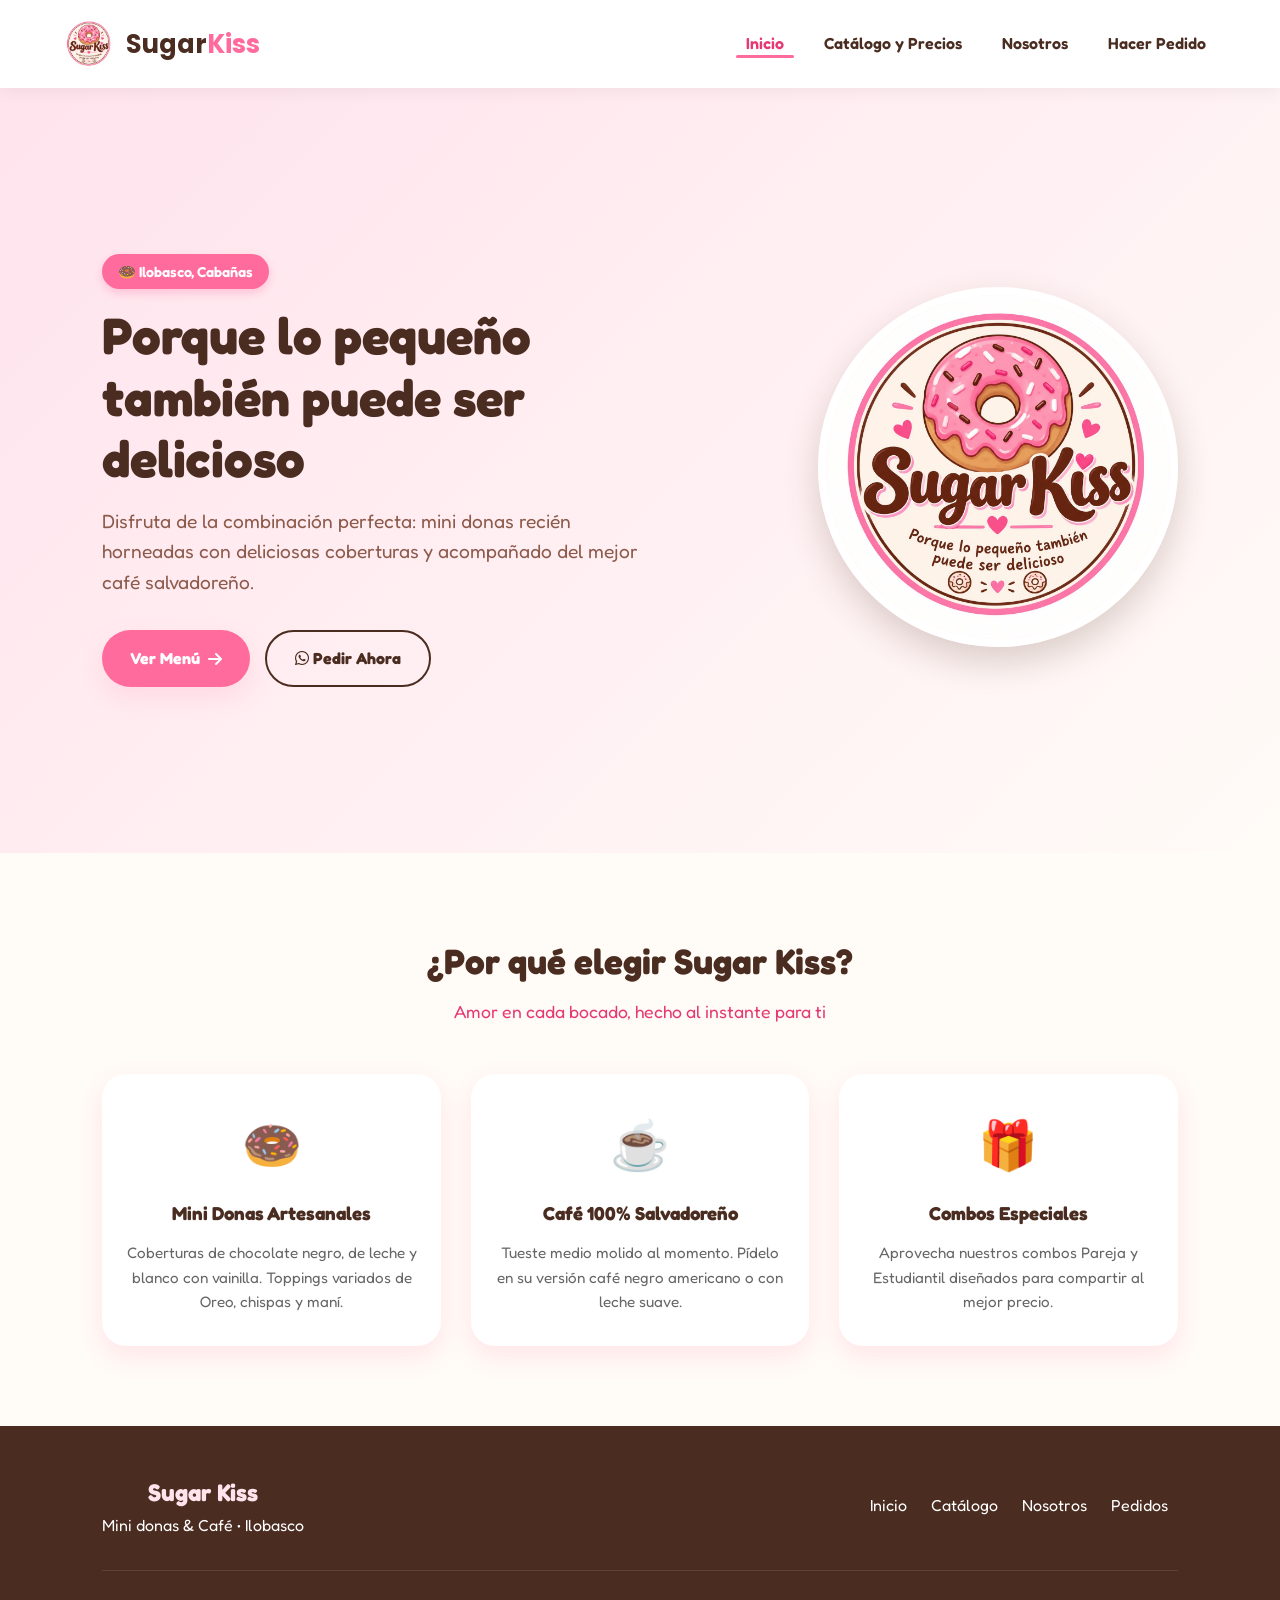
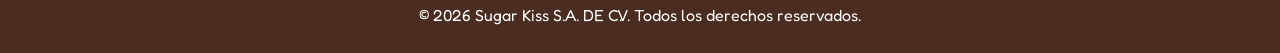
<file: index.html>
<!DOCTYPE html>
<html lang="es">
<head>
  <meta charset="UTF-8">
  <meta name="viewport" content="width=device-width, initial-scale=1.0">
  <title>Sugar Kiss - Mini Donas & Café Artesanal en Ilobasco</title>
  <!-- Tipografía Google Fonts para diseño dulce e imponente -->
  <link href="https://fonts.googleapis.com/css2?family=Fredoka:wght@400;600;700&family=Poppins:wght@600;700&display=swap" rel="stylesheet">
  <!-- Íconos de FontAwesome -->
  <link rel="stylesheet" href="https://cdnjs.cloudflare.com/ajax/libs/font-awesome/6.4.0/css/all.min.css">
  <link rel="stylesheet" href="estilos.css">
</head>
<body>

  <!-- NAVEGACIÓN -->
  <nav class="navbar">
    <div class="logo-container">
      <img src="logo.jpeg" alt="Sugar Kiss Logo" class="logo-img">
      <div class="logo-texto">Sugar<span>Kiss</span></div>
    </div>
    <ul class="nav-links">
      <li><a href="index.html" class="active">Inicio</a></li>
      <li><a href="catalogo.html">Catálogo y Precios</a></li>
      <li><a href="nosotros.html">Nosotros</a></li>
      <li><a href="pedidos.html">Hacer Pedido</a></li>
    </ul>
  </nav>

  <!-- HERO SECTION CON EFECTOS FLOTANTES -->
  <header class="hero">
    <div class="hero-content">
      <span class="badge">🍩 Ilobasco, Cabañas</span>
      <h1>Porque lo pequeño también puede ser delicioso</h1>
      <p>Disfruta de la combinación perfecta: mini donas recién horneadas con deliciosas coberturas y acompañado del mejor café salvadoreño.</p>
      <div class="btn-group">
        <a href="catalogo.html" class="btn-primary">Ver Menú <i class="fa-solid fa-arrow-right"></i></a>
        <a href="pedidos.html" class="btn-secondary"><i class="fa-brands fa-whatsapp"></i> Pedir Ahora</a>
      </div>
    </div>
    <div class="hero-image">
      <img src="logo.jpeg" alt="Sugar Kiss Logo Ilustración" class="img-principal">
    </div>
  </header>

  <!-- SECCIÓN DESTACADOS -->
  <section class="destacados">
    <h2 class="titulo-seccion">¿Por qué elegir Sugar Kiss?</h2>
    <p class="subtitulo">Amor en cada bocado, hecho al instante para ti</p>

    <div class="grid-destacados">
      <div class="tarjeta-destacada">
        <div class="icono-tarjeta">🍩</div>
        <h3>Mini Donas Artesanales</h3>
        <p>Coberturas de chocolate negro, de leche y blanco con vainilla. Toppings variados de Oreo, chispas y maní.</p>
      </div>

      <div class="tarjeta-destacada">
        <div class="icono-tarjeta">☕</div>
        <h3>Café 100% Salvadoreño</h3>
        <p>Tueste medio molido al momento. Pídelo en su versión café negro americano o con leche suave.</p>
      </div>

      <div class="tarjeta-destacada">
        <div class="icono-tarjeta">🎁</div>
        <h3>Combos Especiales</h3>
        <p>Aprovecha nuestros combos Pareja y Estudiantil diseñados para compartir al mejor precio.</p>
      </div>
    </div>
  </section>

  <!-- FOOTER -->
  <footer>
    <div class="footer-content">
      <div class="footer-logo">
        <h2>Sugar Kiss</h2>
        <p>Mini donas & Café • Ilobasco</p>
      </div>
      <div class="footer-links">
        <a href="index.html">Inicio</a>
        <a href="catalogo.html">Catálogo</a>
        <a href="nosotros.html">Nosotros</a>
        <a href="pedidos.html">Pedidos</a>
      </div>
    </div>
    <p>&copy; 2026 Sugar Kiss S.A. DE C.V. Todos los derechos reservados.</p>
  </footer>

</body>
</html>
</file>
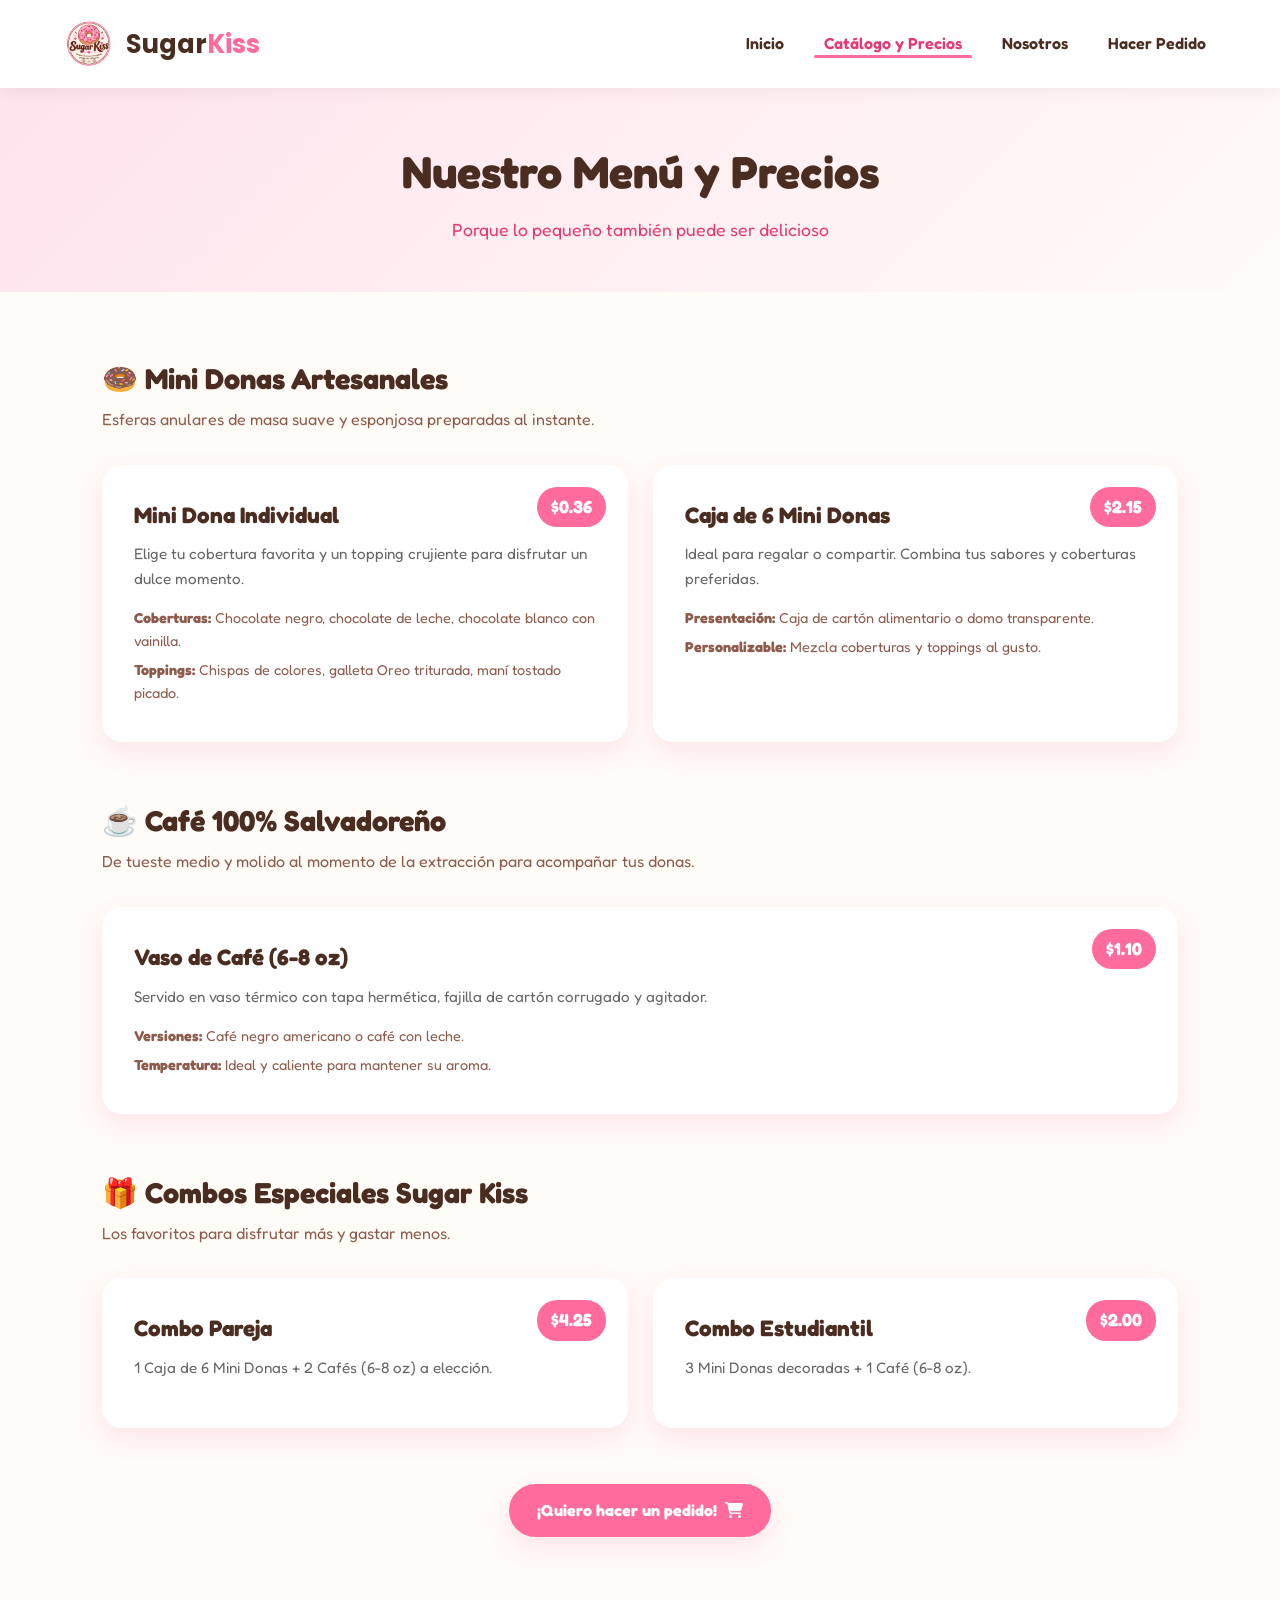
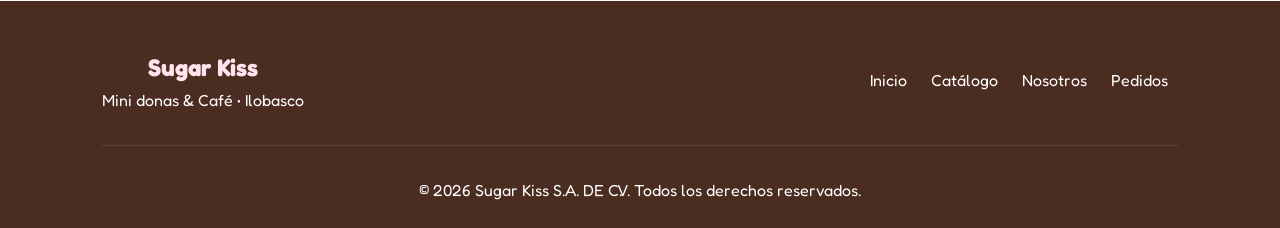
<file: catalogo.html>
<!DOCTYPE html>
<html lang="es">
<head>
  <meta charset="UTF-8">
  <meta name="viewport" content="width=device-width, initial-scale=1.0">
  <title>Catálogo y Precios - Sugar Kiss</title>
  <link href="https://fonts.googleapis.com/css2?family=Fredoka:wght@400;600;700&family=Poppins:wght@600;700&display=swap" rel="stylesheet">
  <link rel="stylesheet" href="https://cdnjs.cloudflare.com/ajax/libs/font-awesome/6.4.0/css/all.min.css">
  <link rel="stylesheet" href="estilos.css">
</head>
<body>

  <!-- NAVEGACIÓN -->
  <nav class="navbar">
    <div class="logo-container">
      <img src="logo.jpeg" alt="Sugar Kiss Logo" class="logo-img">
      <div class="logo-texto">Sugar<span>Kiss</span></div>
    </div>
    <ul class="nav-links">
      <li><a href="index.html">Inicio</a></li>
      <li><a href="catalogo.html" class="active">Catálogo y Precios</a></li>
      <li><a href="nosotros.html">Nosotros</a></li>
      <li><a href="pedidos.html">Hacer Pedido</a></li>
    </ul>
  </nav>

  <!-- CABECERA DE CATALOGO -->
  <header class="header-interno">
    <h1>Nuestro Menú y Precios</h1>
    <p>Porque lo pequeño también puede ser delicioso</p>
  </header>

  <!-- SECCIÓN DE PRODUCTOS -->
  <main class="seccion-catalogo">

    <!-- MINI DONAS -->
    <section class="categoria">
      <h2>🍩 Mini Donas Artesanales</h2>
      <p class="desc-categoria">Esferas anulares de masa suave y esponjosa preparadas al instante.</p>
      
      <div class="grid-productos">
        <div class="tarjeta-producto">
          <div class="tag-precio">$0.36</div>
          <h3>Mini Dona Individual</h3>
          <p>Elige tu cobertura favorita y un topping crujiente para disfrutar un dulce momento.</p>
          <ul class="detalles-lista">
            <li><strong>Coberturas:</strong> Chocolate negro, chocolate de leche, chocolate blanco con vainilla.</li>
            <li><strong>Toppings:</strong> Chispas de colores, galleta Oreo triturada, maní tostado picado.</li>
          </ul>
        </div>

        <div class="tarjeta-producto destacada-card">
          <div class="tag-precio">$2.15</div>
          <h3>Caja de 6 Mini Donas</h3>
          <p>Ideal para regalar o compartir. Combina tus sabores y coberturas preferidas.</p>
          <ul class="detalles-lista">
            <li><strong>Presentación:</strong> Caja de cartón alimentario o domo transparente.</li>
            <li><strong>Personalizable:</strong> Mezcla coberturas y toppings al gusto.</li>
          </ul>
        </div>
      </div>
    </section>

    <!-- CAFÉ SALVADOREÑO -->
    <section class="categoria">
      <h2>☕ Café 100% Salvadoreño</h2>
      <p class="desc-categoria">De tueste medio y molido al momento de la extracción para acompañar tus donas.</p>
      
      <div class="grid-productos">
        <div class="tarjeta-producto">
          <div class="tag-precio">$1.10</div>
          <h3>Vaso de Café (6-8 oz)</h3>
          <p>Servido en vaso térmico con tapa hermética, fajilla de cartón corrugado y agitador.</p>
          <ul class="detalles-lista">
            <li><strong>Versiones:</strong> Café negro americano o café con leche.</li>
            <li><strong>Temperatura:</strong> Ideal y caliente para mantener su aroma.</li>
          </ul>
        </div>
      </div>
    </section>

    <!-- COMBOS ESPECIALES -->
    <section class="categoria">
      <h2>🎁 Combos Especiales Sugar Kiss</h2>
      <p class="desc-categoria">Los favoritos para disfrutar más y gastar menos.</p>
      
      <div class="grid-productos">
        <div class="tarjeta-producto combo-card">
          <div class="tag-precio">$4.25</div>
          <h3>Combo Pareja</h3>
          <p>1 Caja de 6 Mini Donas + 2 Cafés (6-8 oz) a elección.</p>
        </div>

        <div class="tarjeta-producto combo-card">
          <div class="tag-precio">$2.00</div>
          <h3>Combo Estudiantil</h3>
          <p>3 Mini Donas decoradas + 1 Café (6-8 oz).</p>
        </div>
      </div>
    </section>

    <div class="centrar-btn">
      <a href="pedidos.html" class="btn-primary">¡Quiero hacer un pedido! <i class="fa-solid fa-cart-shopping"></i></a>
    </div>

  </main>

  <!-- FOOTER -->
  <footer>
    <div class="footer-content">
      <div class="footer-logo">
        <h2>Sugar Kiss</h2>
        <p>Mini donas & Café • Ilobasco</p>
      </div>
      <div class="footer-links">
        <a href="index.html">Inicio</a>
        <a href="catalogo.html">Catálogo</a>
        <a href="nosotros.html">Nosotros</a>
        <a href="pedidos.html">Pedidos</a>
      </div>
    </div>
    <p>&copy; 2026 Sugar Kiss S.A. DE C.V. Todos los derechos reservados.</p>
  </footer>

</body>
</html>
</file>
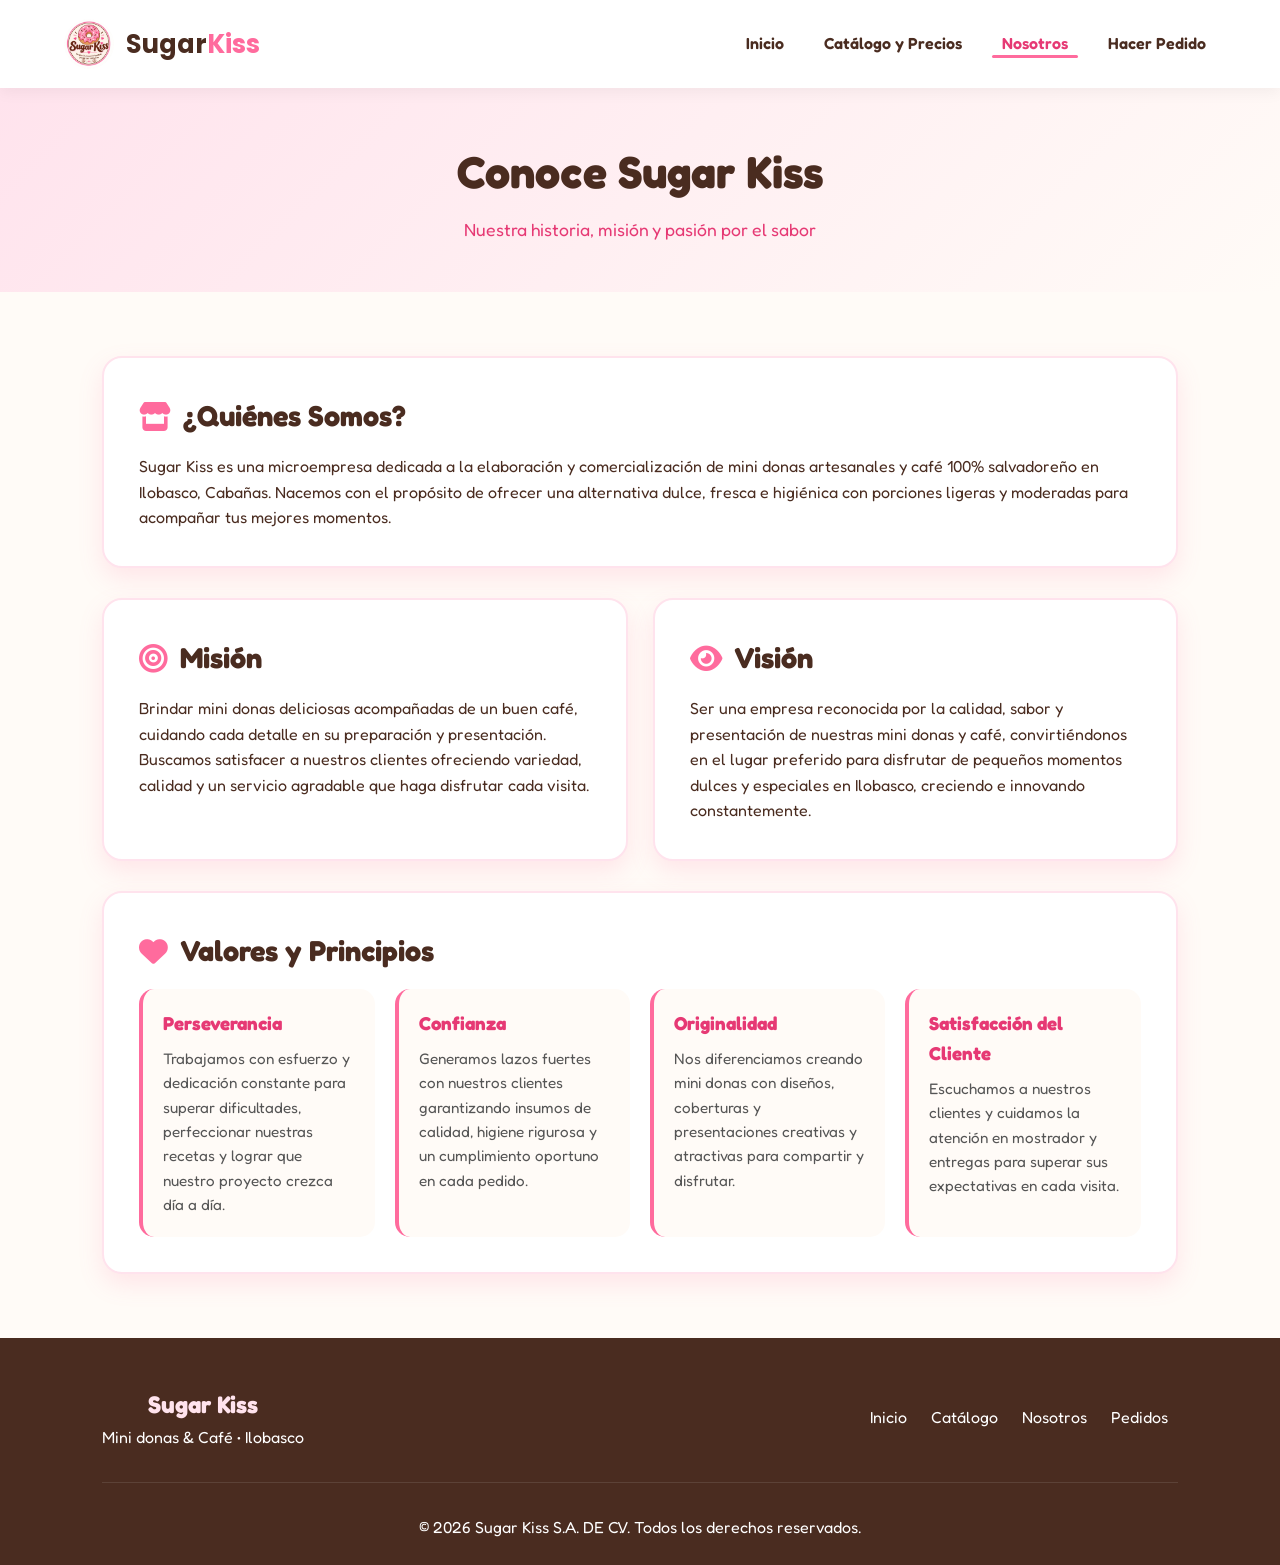
<file: nosotros.html>
<!DOCTYPE html>
<html lang="es">
<head>
  <meta charset="UTF-8">
  <meta name="viewport" content="width=device-width, initial-scale=1.0">
  <title>Sobre Nosotros - Sugar Kiss</title>
  <link href="https://fonts.googleapis.com/css2?family=Fredoka:wght@400;600;700&family=Poppins:wght@600;700&display=swap" rel="stylesheet">
  <link rel="stylesheet" href="https://cdnjs.cloudflare.com/ajax/libs/font-awesome/6.4.0/css/all.min.css">
  <link rel="stylesheet" href="estilos.css">
</head>
<body>

  <!-- NAVEGACIÓN -->
  <nav class="navbar">
    <div class="logo-container">
      <img src="logo.jpeg" alt="Sugar Kiss Logo" class="logo-img">
      <div class="logo-texto">Sugar<span>Kiss</span></div>
    </div>
    <ul class="nav-links">
      <li><a href="index.html">Inicio</a></li>
      <li><a href="catalogo.html">Catálogo y Precios</a></li>
      <li><a href="nosotros.html" class="active">Nosotros</a></li>
      <li><a href="pedidos.html">Hacer Pedido</a></li>
    </ul>
  </nav>

  <!-- CABECERA -->
  <header class="header-interno">
    <h1>Conoce Sugar Kiss</h1>
    <p>Nuestra historia, misión y pasión por el sabor</p>
  </header>

  <main class="seccion-nosotros">

    <!-- SOBRE LA EMPRESA -->
    <section class="tarjeta-nosotros">
      <h2><i class="fa-solid fa-store"></i> ¿Quiénes Somos?</h2>
      <p>
        Sugar Kiss es una microempresa dedicada a la elaboración y comercialización de mini donas artesanales y café 100% salvadoreño en Ilobasco, Cabañas. Nacemos con el propósito de ofrecer una alternativa dulce, fresca e higiénica con porciones ligeras y moderadas para acompañar tus mejores momentos.
      </p>
    </section>

    <!-- MISIÓN Y VISIÓN -->
    <div class="grid-mision-vision">
      <div class="tarjeta-nosotros mv-card">
        <h2><i class="fa-solid fa-bullseye"></i> Misión</h2>
        <p>
          Brindar mini donas deliciosas acompañadas de un buen café, cuidando cada detalle en su preparación y presentación. Buscamos satisfacer a nuestros clientes ofreciendo variedad, calidad y un servicio agradable que haga disfrutar cada visita.
        </p>
      </div>

      <div class="tarjeta-nosotros mv-card">
        <h2><i class="fa-solid fa-eye"></i> Visión</h2>
        <p>
          Ser una empresa reconocida por la calidad, sabor y presentación de nuestras mini donas y café, convirtiéndonos en el lugar preferido para disfrutar de pequeños momentos dulces y especiales en Ilobasco, creciendo e innovando constantemente.
        </p>
      </div>
    </div>

    <!-- VALORES Y PRINCIPIOS -->
    <section class="tarjeta-nosotros">
      <h2><i class="fa-solid fa-heart"></i> Valores y Principios</h2>
      <div class="grid-valores">
        <div class="item-valor">
          <h3>Perseverancia</h3>
          <p>Trabajamos con esfuerzo y dedicación constante para superar dificultades, perfeccionar nuestras recetas y lograr que nuestro proyecto crezca día a día.</p>
        </div>
        <div class="item-valor">
          <h3>Confianza</h3>
          <p>Generamos lazos fuertes con nuestros clientes garantizando insumos de calidad, higiene rigurosa y un cumplimiento oportuno en cada pedido.</p>
        </div>
        <div class="item-valor">
          <h3>Originalidad</h3>
          <p>Nos diferenciamos creando mini donas con diseños, coberturas y presentaciones creativas y atractivas para compartir y disfrutar.</p>
        </div>
        <div class="item-valor">
          <h3>Satisfacción del Cliente</h3>
          <p>Escuchamos a nuestros clientes y cuidamos la atención en mostrador y entregas para superar sus expectativas en cada visita.</p>
        </div>
      </div>
    </section>

  </main>

  <!-- FOOTER -->
  <footer>
    <div class="footer-content">
      <div class="footer-logo">
        <h2>Sugar Kiss</h2>
        <p>Mini donas & Café • Ilobasco</p>
      </div>
      <div class="footer-links">
        <a href="index.html">Inicio</a>
        <a href="catalogo.html">Catálogo</a>
        <a href="nosotros.html">Nosotros</a>
        <a href="pedidos.html">Pedidos</a>
      </div>
    </div>
    <p>&copy; 2026 Sugar Kiss S.A. DE C.V. Todos los derechos reservados.</p>
  </footer>

</body>
</html>
</file>
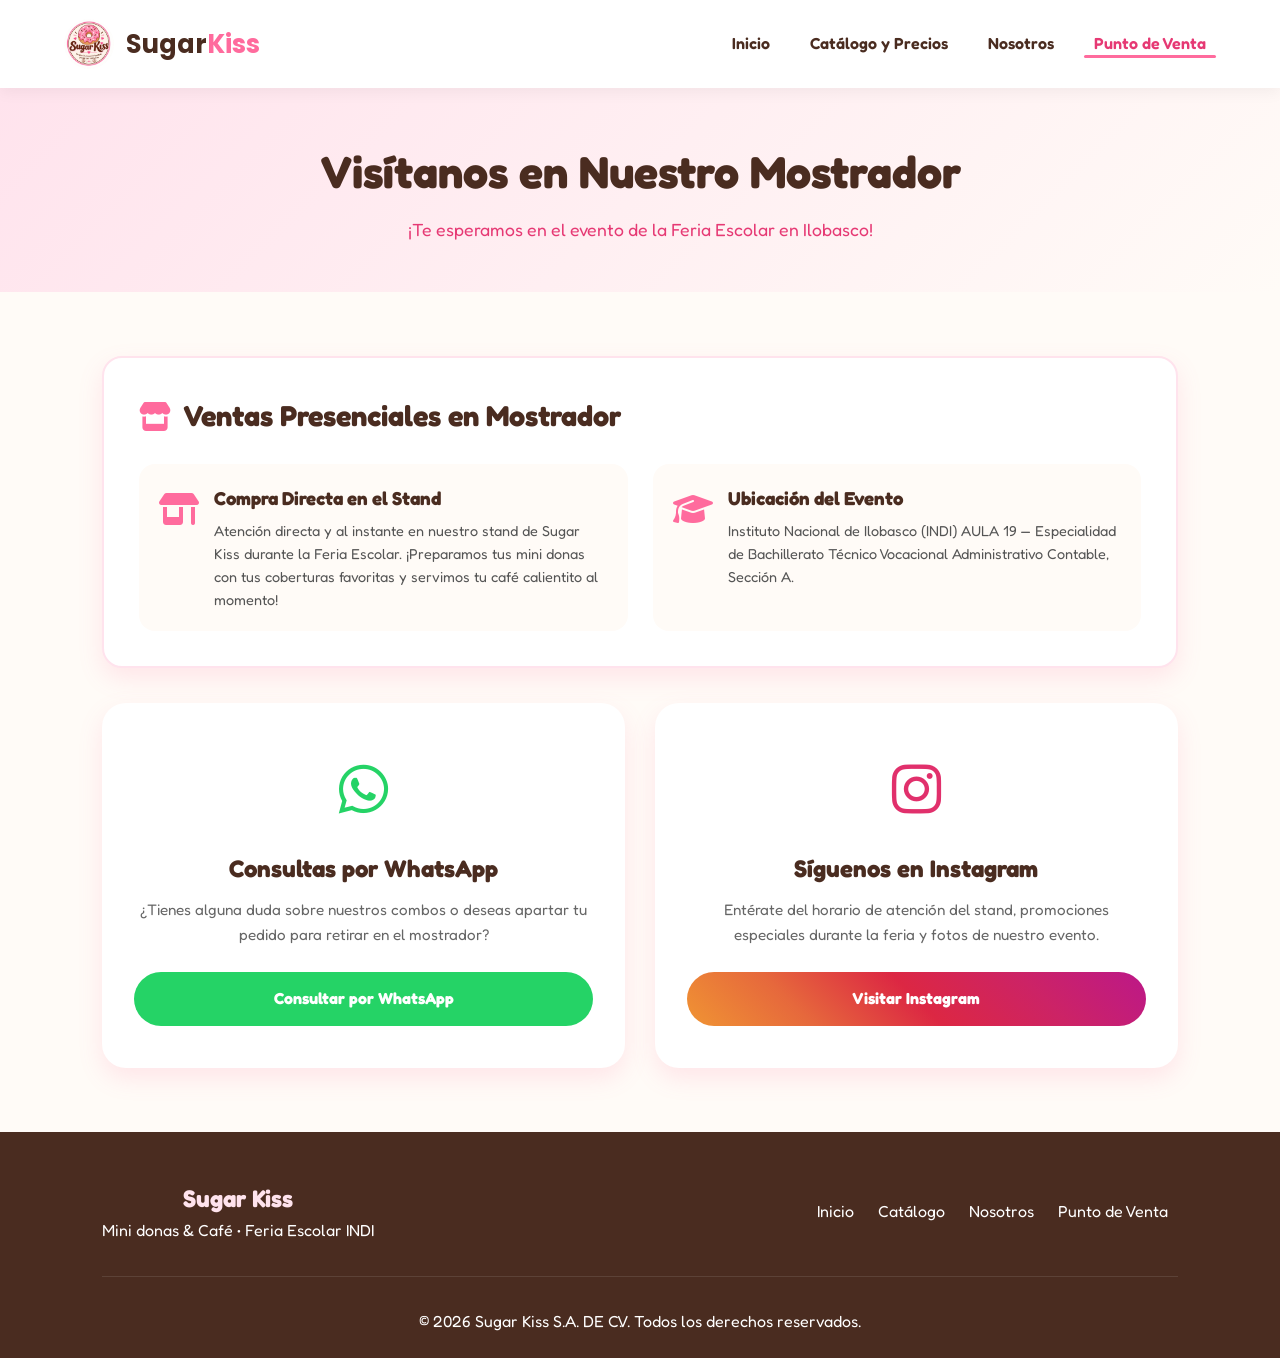
<file: pedidos.html>
<!DOCTYPE html>
<html lang="es">
<head>
  <meta charset="UTF-8">
  <meta name="viewport" content="width=device-width, initial-scale=1.0">
  <title>Pedidos y Punto de Venta - Sugar Kiss</title>
  <link href="https://fonts.googleapis.com/css2?family=Fredoka:wght@400;600;700&family=Poppins:wght@600;700&display=swap" rel="stylesheet">
  <link rel="stylesheet" href="https://cdnjs.cloudflare.com/ajax/libs/font-awesome/6.4.0/css/all.min.css">
  <link rel="stylesheet" href="estilos.css">
</head>
<body>

  <!-- NAVEGACIÓN -->
  <nav class="navbar">
    <div class="logo-container">
      <img src="logo.jpeg" alt="Sugar Kiss Logo" class="logo-img">
      <div class="logo-texto">Sugar<span>Kiss</span></div>
    </div>
    <ul class="nav-links">
      <li><a href="index.html">Inicio</a></li>
      <li><a href="catalogo.html">Catálogo y Precios</a></li>
      <li><a href="nosotros.html">Nosotros</a></li>
      <li><a href="pedidos.html" class="active">Punto de Venta</a></li>
    </ul>
  </nav>

  <!-- CABECERA -->
  <header class="header-interno">
    <h1>Visítanos en Nuestro Mostrador</h1>
    <p>¡Te esperamos en el evento de la Feria Escolar en Ilobasco!</p>
  </header>

  <main class="seccion-pedidos">

    <!-- ATENCIÓN EN MOSTRADOR -->
    <section class="tarjeta-modalidades">
      <h2><i class="fa-solid fa-store"></i> Ventas Presenciales en Mostrador</h2>
      
      <div class="grid-entregas">
        <div class="item-entrega">
          <div class="icono-entrega"><i class="fa-solid fa-shop"></i></div>
          <div>
            <h3>Compra Directa en el Stand</h3>
            <p>Atención directa y al instante en nuestro stand de Sugar Kiss durante la Feria Escolar. ¡Preparamos tus mini donas con tus coberturas favoritas y servimos tu café calientito al momento!</p>
          </div>
        </div>

        <div class="item-entrega">
          <div class="icono-entrega"><i class="fa-solid fa-graduation-cap"></i></div>
          <div>
            <h3>Ubicación del Evento</h3>
            <p>Instituto Nacional de Ilobasco (INDI) AULA 19 — Especialidad de Bachillerato Técnico Vocacional Administrativo Contable, Sección A.</p>
          </div>
        </div>
      </div>
    </section>

    <!-- CONSULTAS Y RESERVAS PREVIAS -->
    <section class="grid-canales">
      
      <!-- CANAL WHATSAPP -->
      <div class="tarjeta-canal whatsapp-card">
        <div class="icono-canal"><i class="fa-brands fa-whatsapp"></i></div>
        <h3>Consultas por WhatsApp</h3>
        <p>¿Tienes alguna duda sobre nuestros combos o deseas apartar tu pedido para retirar en el mostrador?</p>
        <a href="https://wa.me/50374159301?text=¡Hola!%20Quiero%20consultar%20sobre%20los%20pedidos%20en%20el%20stand%20de%20Sugar%20Kiss%20🍩☕" target="_blank" class="btn-canal btn-wa">
          Consultar por WhatsApp
        </a>
      </div>

      <!-- CANAL INSTAGRAM -->
      <div class="tarjeta-canal instagram-card">
        <div class="icono-canal"><i class="fa-brands fa-instagram"></i></div>
        <h3>Síguenos en Instagram</h3>
        <p>Entérate del horario de atención del stand, promociones especiales durante la feria y fotos de nuestro evento.</p>
        <a href="https://www.instagram.com/sugarkiss.sv" target="_blank" class="btn-canal btn-ig">
          Visitar Instagram
        </a>
      </div>

    </section>

  </main>

  <!-- FOOTER -->
  <footer>
    <div class="footer-content">
      <div class="footer-logo">
        <h2>Sugar Kiss</h2>
        <p>Mini donas & Café • Feria Escolar INDI</p>
      </div>
      <div class="footer-links">
        <a href="index.html">Inicio</a>
        <a href="catalogo.html">Catálogo</a>
        <a href="nosotros.html">Nosotros</a>
        <a href="pedidos.html">Punto de Venta</a>
      </div>
    </div>
    <p>&copy; 2026 Sugar Kiss S.A. DE C.V. Todos los derechos reservados.</p>
  </footer>

</body>
</html>
</file>
<file: estilos.css>
/* ==========================================
   SUGAR KISS - ESTILOS COMPLETOS & COMPATIBLES
   ========================================== */

:root {
  --rosa-principal: #ff6b9d;
  --rosa-pastel: #ffe3ed;
  --rosa-fuerte: #e63974;
  --cafe-chocolate: #4a2c20;
  --cafe-claro: #8d5b4c;
  --crema-fondo: #fffbf7;
  --blanco: #ffffff;
  --sombra-suave: 0 10px 25px rgba(255, 107, 157, 0.15);
  --sombra-fuerte: 0 15px 35px rgba(74, 44, 32, 0.2);
  --fuente-titulo: 'Poppins', sans-serif;
  --fuente-cuerpo: 'Fredoka', sans-serif;
}

* {
  margin: 0;
  padding: 0;
  box-sizing: border-box;
}

body {
  font-family: var(--fuente-cuerpo);
  background-color: var(--crema-fondo);
  color: var(--cafe-chocolate);
  line-height: 1.6;
  overflow-x: hidden;
}

/* --- NAVEGACIÓN --- */
.navbar {
  display: flex;
  justify-content: space-between;
  align-items: center;
  padding: 1.2rem 5%;
  background: rgba(255, 255, 255, 0.95);
  backdrop-filter: blur(10px);
  position: sticky;
  top: 0;
  z-index: 1000;
  box-shadow: 0 4px 15px rgba(0,0,0,0.05);
}

.logo-container {
  display: flex;
  align-items: center;
  gap: 12px;
}

.logo-img {
  width: 50px;
  height: 50px;
  border-radius: 50%;
  animation: flotar 3s ease-in-out infinite;
  object-fit: cover;
}

.logo-texto {
  font-family: var(--fuente-titulo);
  font-size: 1.6rem;
  font-weight: 700;
  color: var(--cafe-chocolate);
}

.logo-texto span {
  color: var(--rosa-principal);
}

.nav-links {
  display: flex;
  list-style: none;
  gap: 20px;
}

.nav-links a {
  text-decoration: none;
  color: var(--cafe-chocolate);
  font-weight: 600;
  transition: all 0.3s ease;
  position: relative;
  padding: 5px 10px;
}

.nav-links a.active, .nav-links a:hover {
  color: var(--rosa-fuerte);
}

.nav-links a::after {
  content: '';
  position: absolute;
  width: 0%;
  height: 3px;
  bottom: 0;
  left: 0;
  background-color: var(--rosa-principal);
  transition: width 0.3s ease;
  border-radius: 2px;
}

.nav-links a:hover::after, .nav-links a.active::after {
  width: 100%;
}

/* --- HERO SECTION / BANNER --- */
.hero {
  display: flex;
  align-items: center;
  justify-content: space-between;
  padding: 4rem 8%;
  min-height: 85vh;
  background: linear-gradient(135deg, var(--rosa-pastel) 0%, var(--crema-fondo) 100%);
  position: relative;
}

.hero-content {
  max-width: 550px;
  animation: deslizarIzquierda 1.2s ease-out;
}

.badge {
  background-color: var(--rosa-principal);
  color: var(--blanco);
  padding: 6px 16px;
  border-radius: 20px;
  font-size: 0.9rem;
  font-weight: 600;
  display: inline-block;
  margin-bottom: 1rem;
  box-shadow: 0 4px 10px rgba(255, 107, 157, 0.3);
}

.hero-content h1 {
  font-size: 3.2rem;
  color: var(--cafe-chocolate);
  line-height: 1.2;
  margin-bottom: 1rem;
}

.hero-content p {
  font-size: 1.2rem;
  color: var(--cafe-claro);
  margin-bottom: 2rem;
}

.btn-group {
  display: flex;
  gap: 15px;
}

.btn-primary {
  background-color: var(--rosa-principal);
  color: var(--blanco);
  padding: 14px 28px;
  border-radius: 30px;
  text-decoration: none;
  font-weight: 700;
  transition: all 0.3s ease;
  box-shadow: var(--sombra-suave);
  display: inline-flex;
  align-items: center;
  gap: 8px;
}

.btn-primary:hover {
  background-color: var(--rosa-fuerte);
  transform: translateY(-5px) scale(1.03);
  box-shadow: 0 12px 25px rgba(230, 57, 116, 0.3);
}

.btn-secondary {
  border: 2px solid var(--cafe-chocolate);
  color: var(--cafe-chocolate);
  padding: 14px 28px;
  border-radius: 30px;
  text-decoration: none;
  font-weight: 700;
  transition: all 0.3s ease;
}

.btn-secondary:hover {
  background-color: var(--cafe-chocolate);
  color: var(--blanco);
  transform: translateY(-5px);
}

.hero-image {
  position: relative;
  animation: deslizarDerecha 1.2s ease-out;
}

.img-principal {
  width: 360px;
  height: 360px;
  border-radius: 50%;
  border: 8px solid var(--blanco);
  box-shadow: var(--sombra-fuerte);
  object-fit: cover;
  animation: flotar 4s ease-in-out infinite;
}

/* --- DESTACADOS (INDEX) --- */
.destacados {
  padding: 5rem 8%;
  text-align: center;
}

.titulo-seccion {
  font-size: 2.2rem;
  color: var(--cafe-chocolate);
  margin-bottom: 0.5rem;
}

.subtitulo {
  color: var(--rosa-fuerte);
  font-size: 1.1rem;
  margin-bottom: 3rem;
}

.grid-destacados {
  display: grid;
  grid-template-columns: repeat(auto-fit, minmax(280px, 1fr));
  gap: 30px;
}

.tarjeta-destacada {
  background: var(--blanco);
  padding: 30px 20px;
  border-radius: 24px;
  box-shadow: var(--sombra-suave);
  transition: all 0.4s ease;
  position: relative;
  border: 2px solid transparent;
}

.tarjeta-destacada:hover {
  transform: translateY(-12px);
  border-color: var(--rosa-pastel);
  box-shadow: var(--sombra-fuerte);
}

.icono-tarjeta {
  font-size: 3rem;
  margin-bottom: 1rem;
  display: inline-block;
  animation: latido 2s infinite;
}

.tarjeta-destacada h3 {
  color: var(--cafe-chocolate);
  margin-bottom: 0.8rem;
}

.tarjeta-destacada p {
  color: #666;
  font-size: 0.95rem;
}

/* --- CATÁLOGO DE PRODUCTOS --- */
.header-interno {
  text-align: center;
  padding: 3rem 5%;
  background: linear-gradient(135deg, var(--rosa-pastel) 0%, var(--crema-fondo) 100%);
}

.header-interno h1 {
  font-size: 2.8rem;
  color: var(--cafe-chocolate);
  margin-bottom: 0.5rem;
}

.header-interno p {
  color: var(--rosa-fuerte);
  font-size: 1.1rem;
}

.seccion-catalogo {
  padding: 4rem 8%;
}

.categoria {
  margin-bottom: 3.5rem;
}

.categoria h2 {
  font-size: 1.8rem;
  color: var(--cafe-chocolate);
  margin-bottom: 0.3rem;
}

.desc-categoria {
  color: var(--cafe-claro);
  margin-bottom: 2rem;
}

.grid-productos {
  display: grid;
  grid-template-columns: repeat(auto-fit, minmax(280px, 1fr));
  gap: 25px;
}

.tarjeta-producto {
  background: var(--blanco);
  padding: 30px;
  border-radius: 20px;
  box-shadow: var(--sombra-suave);
  position: relative;
  transition: all 0.3s ease;
  border: 2px solid transparent;
}

.tarjeta-producto:hover {
  transform: translateY(-8px);
  border-color: var(--rosa-principal);
  box-shadow: var(--sombra-fuerte);
}

.tag-precio {
  position: absolute;
  top: 20px;
  right: 20px;
  background-color: var(--rosa-principal);
  color: var(--blanco);
  padding: 6px 14px;
  border-radius: 20px;
  font-weight: 700;
  font-size: 1.1rem;
}

.tarjeta-producto h3 {
  color: var(--cafe-chocolate);
  margin-bottom: 10px;
  font-size: 1.4rem;
  padding-right: 60px;
}

.tarjeta-producto p {
  color: #666;
  font-size: 0.95rem;
  margin-bottom: 15px;
}

.detalles-lista {
  list-style: none;
  font-size: 0.9rem;
  color: var(--cafe-claro);
}

.detalles-lista li {
  margin-bottom: 6px;
}

.centrar-btn {
  text-align: center;
  margin-top: 3rem;
}

/* --- FOOTER --- */
footer {
  background-color: var(--cafe-chocolate);
  color: var(--blanco);
  padding: 3rem 8% 1.5rem;
  text-align: center;
}

.footer-content {
  display: flex;
  flex-wrap: wrap;
  justify-content: space-between;
  align-items: center;
  gap: 20px;
  margin-bottom: 2rem;
  border-bottom: 1px solid rgba(255,255,255,0.1);
  padding-bottom: 2rem;
}

.footer-logo h2 {
  color: var(--rosa-pastel);
}

.footer-links a {
  color: var(--blanco);
  margin: 0 10px;
  text-decoration: none;
  transition: color 0.3s;
}

.footer-links a:hover {
  color: var(--rosa-principal);
}

/* --- ANIMACIONES KEYFRAMES --- */
@keyframes flotar {
  0%, 100% { transform: translateY(0px); }
  50% { transform: translateY(-15px); }
}

@keyframes deslizarIzquierda {
  from { opacity: 0; transform: translateX(-50px); }
  to { opacity: 1; transform: translateX(0); }
}

@keyframes deslizarDerecha {
  from { opacity: 0; transform: translateX(50px); }
  to { opacity: 1; transform: translateX(0); }
}

@keyframes latido {
  0%, 100% { transform: scale(1); }
  50% { transform: scale(1.1); }
}

/* Responsive */
@media (max-width: 768px) {
  .hero {
    flex-direction: column;
    text-align: center;
    padding-top: 2rem;
  }
  .btn-group {
    justify-content: center;
  }
  .img-principal {
    width: 260px;
    height: 260px;
    margin-top: 2rem;
  }
  .nav-links {
    display: none;
  }
}


/* --- ESTILOS SECCIÓN NOSOTROS --- */
.seccion-nosotros {
  padding: 4rem 8%;
  display: flex;
  flex-direction: column;
  gap: 30px;
}

.tarjeta-nosotros {
  background: var(--blanco);
  padding: 35px;
  border-radius: 20px;
  box-shadow: var(--sombra-suave);
  border: 2px solid var(--rosa-pastel);
}

.tarjeta-nosotros h2 {
  color: var(--cafe-chocolate);
  margin-bottom: 15px;
  display: flex;
  align-items: center;
  gap: 12px;
  font-size: 1.8rem;
}

.tarjeta-nosotros h2 i {
  color: var(--rosa-principal);
}

.grid-mision-vision {
  display: grid;
  grid-template-columns: repeat(auto-fit, minmax(300px, 1fr));
  gap: 25px;
}

.grid-valores {
  display: grid;
  grid-template-columns: repeat(auto-fit, minmax(220px, 1fr));
  gap: 20px;
  margin-top: 15px;
}

.item-valor {
  background-color: var(--crema-fondo);
  padding: 20px;
  border-radius: 15px;
  border-left: 4px solid var(--rosa-principal);
}

.item-valor h3 {
  color: var(--rosa-fuerte);
  margin-bottom: 8px;
}

.item-valor p {
  font-size: 0.95rem;
  color: #555;
}


/* --- ESTILOS SECCIÓN PEDIDOS --- */
.seccion-pedidos {
  padding: 4rem 8%;
  display: flex;
  flex-direction: column;
  gap: 35px;
}

.grid-canales {
  display: grid;
  grid-template-columns: repeat(auto-fit, minmax(280px, 1fr));
  gap: 30px;
}

.tarjeta-canal {
  background: var(--blanco);
  padding: 40px 30px;
  border-radius: 24px;
  text-align: center;
  box-shadow: var(--sombra-suave);
  transition: all 0.3s ease;
  border: 2px solid transparent;
}

.tarjeta-canal:hover {
  transform: translateY(-8px);
  box-shadow: var(--sombra-fuerte);
}

.icono-canal {
  font-size: 3.5rem;
  margin-bottom: 15px;
}

.whatsapp-card .icono-canal {
  color: #25d366;
}

.instagram-card .icono-canal {
  color: #e1306c;
}

.tarjeta-canal h3 {
  color: var(--cafe-chocolate);
  margin-bottom: 10px;
  font-size: 1.5rem;
}

.tarjeta-canal p {
  color: #666;
  font-size: 0.95rem;
  margin-bottom: 25px;
}

.btn-canal {
  display: inline-block;
  width: 100%;
  padding: 14px 20px;
  border-radius: 30px;
  text-decoration: none;
  font-weight: 700;
  color: var(--blanco);
  transition: all 0.3s ease;
}

.btn-wa {
  background-color: #25d366;
}

.btn-wa:hover {
  background-color: #1eb857;
  transform: scale(1.02);
}

.btn-ig {
  background: linear-gradient(45deg, #f09433 0%, #e6683c 25%, #dc2743 50%, #cc2366 75%, #bc1888 100%);
}

.btn-ig:hover {
  opacity: 0.9;
  transform: scale(1.02);
}

.tarjeta-modalidades {
  background: var(--blanco);
  padding: 35px;
  border-radius: 20px;
  box-shadow: var(--sombra-suave);
  border: 2px solid var(--rosa-pastel);
}

.tarjeta-modalidades h2 {
  color: var(--cafe-chocolate);
  margin-bottom: 25px;
  font-size: 1.8rem;
  display: flex;
  align-items: center;
  gap: 12px;
}

.tarjeta-modalidades h2 i {
  color: var(--rosa-principal);
}

.grid-entregas {
  display: grid;
  grid-template-columns: repeat(auto-fit, minmax(280px, 1fr));
  gap: 25px;
}

.item-entrega {
  display: flex;
  align-items: flex-start;
  gap: 15px;
  background-color: var(--crema-fondo);
  padding: 20px;
  border-radius: 16px;
}

.icono-entrega {
  font-size: 2rem;
  color: var(--rosa-principal);
}

.item-entrega h3 {
  color: var(--cafe-chocolate);
  margin-bottom: 5px;
}

.item-entrega p {
  font-size: 0.9rem;
  color: #555;
}
</file>
